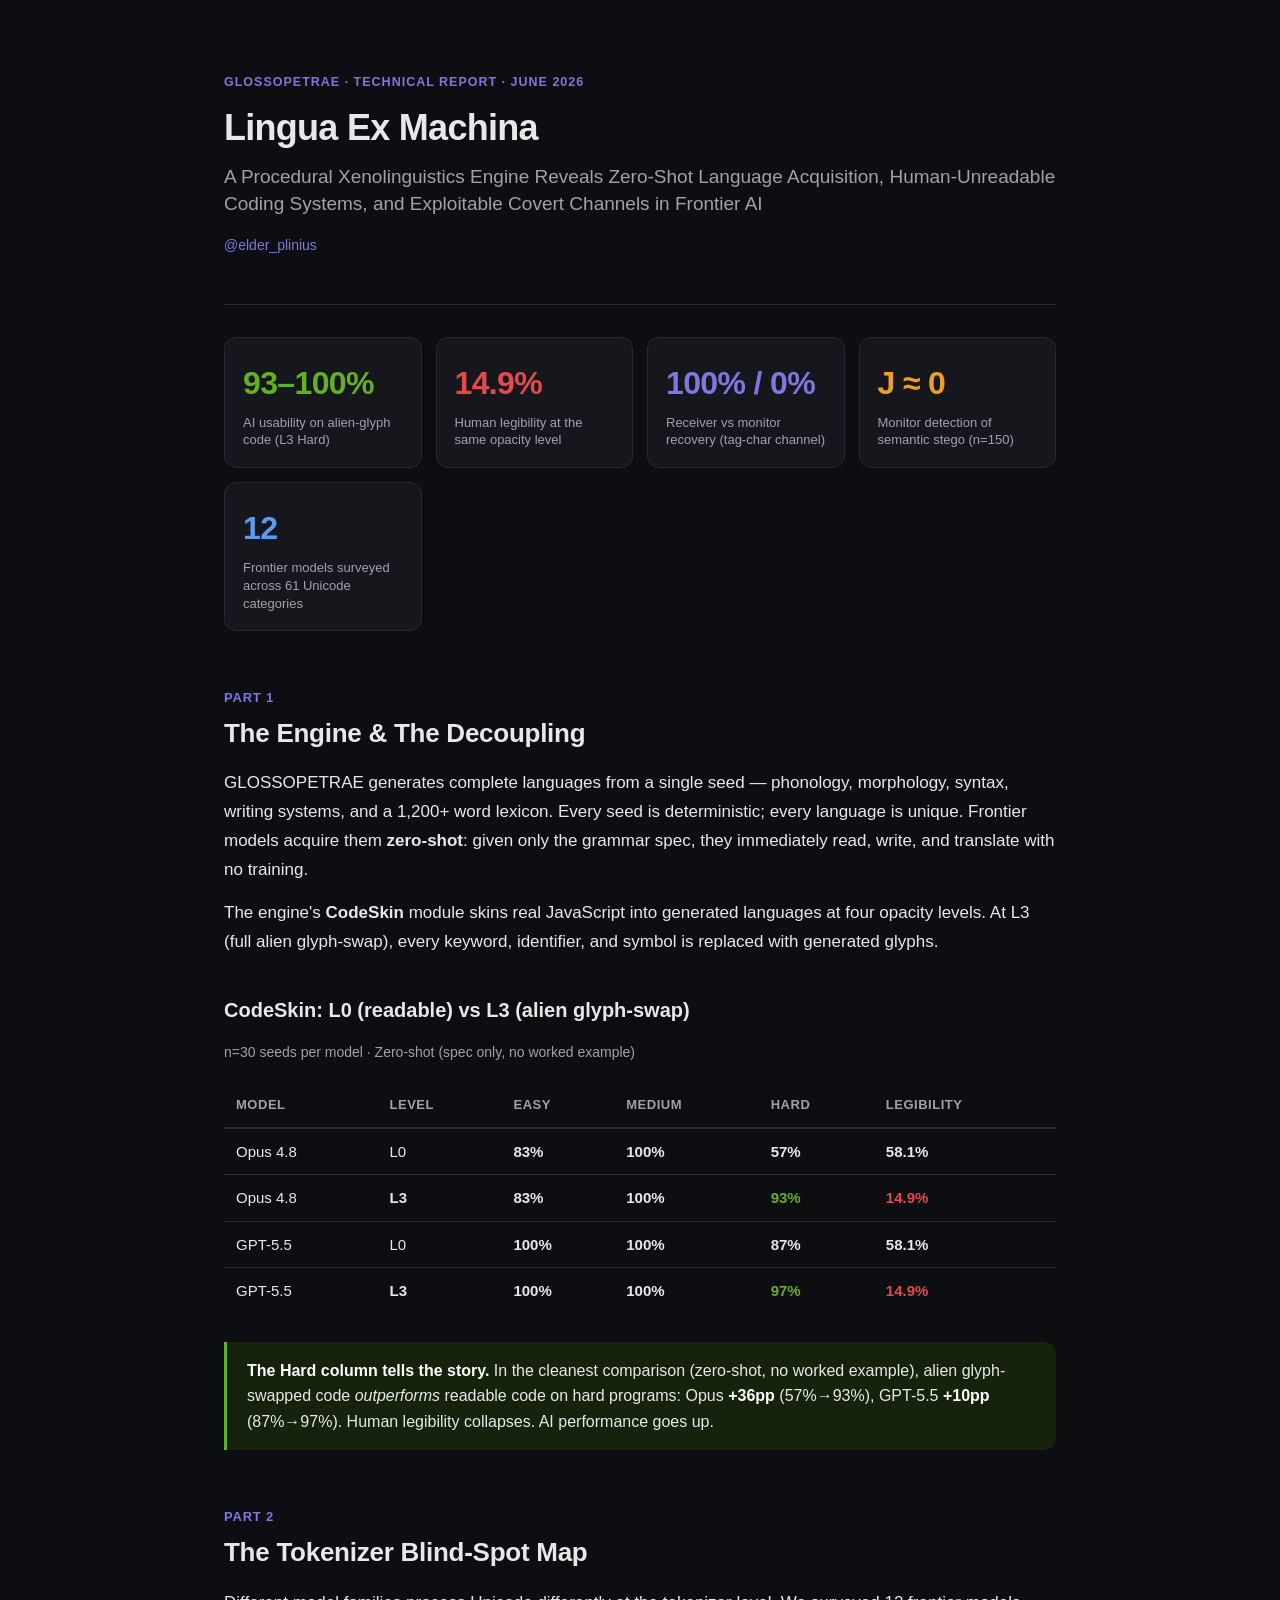
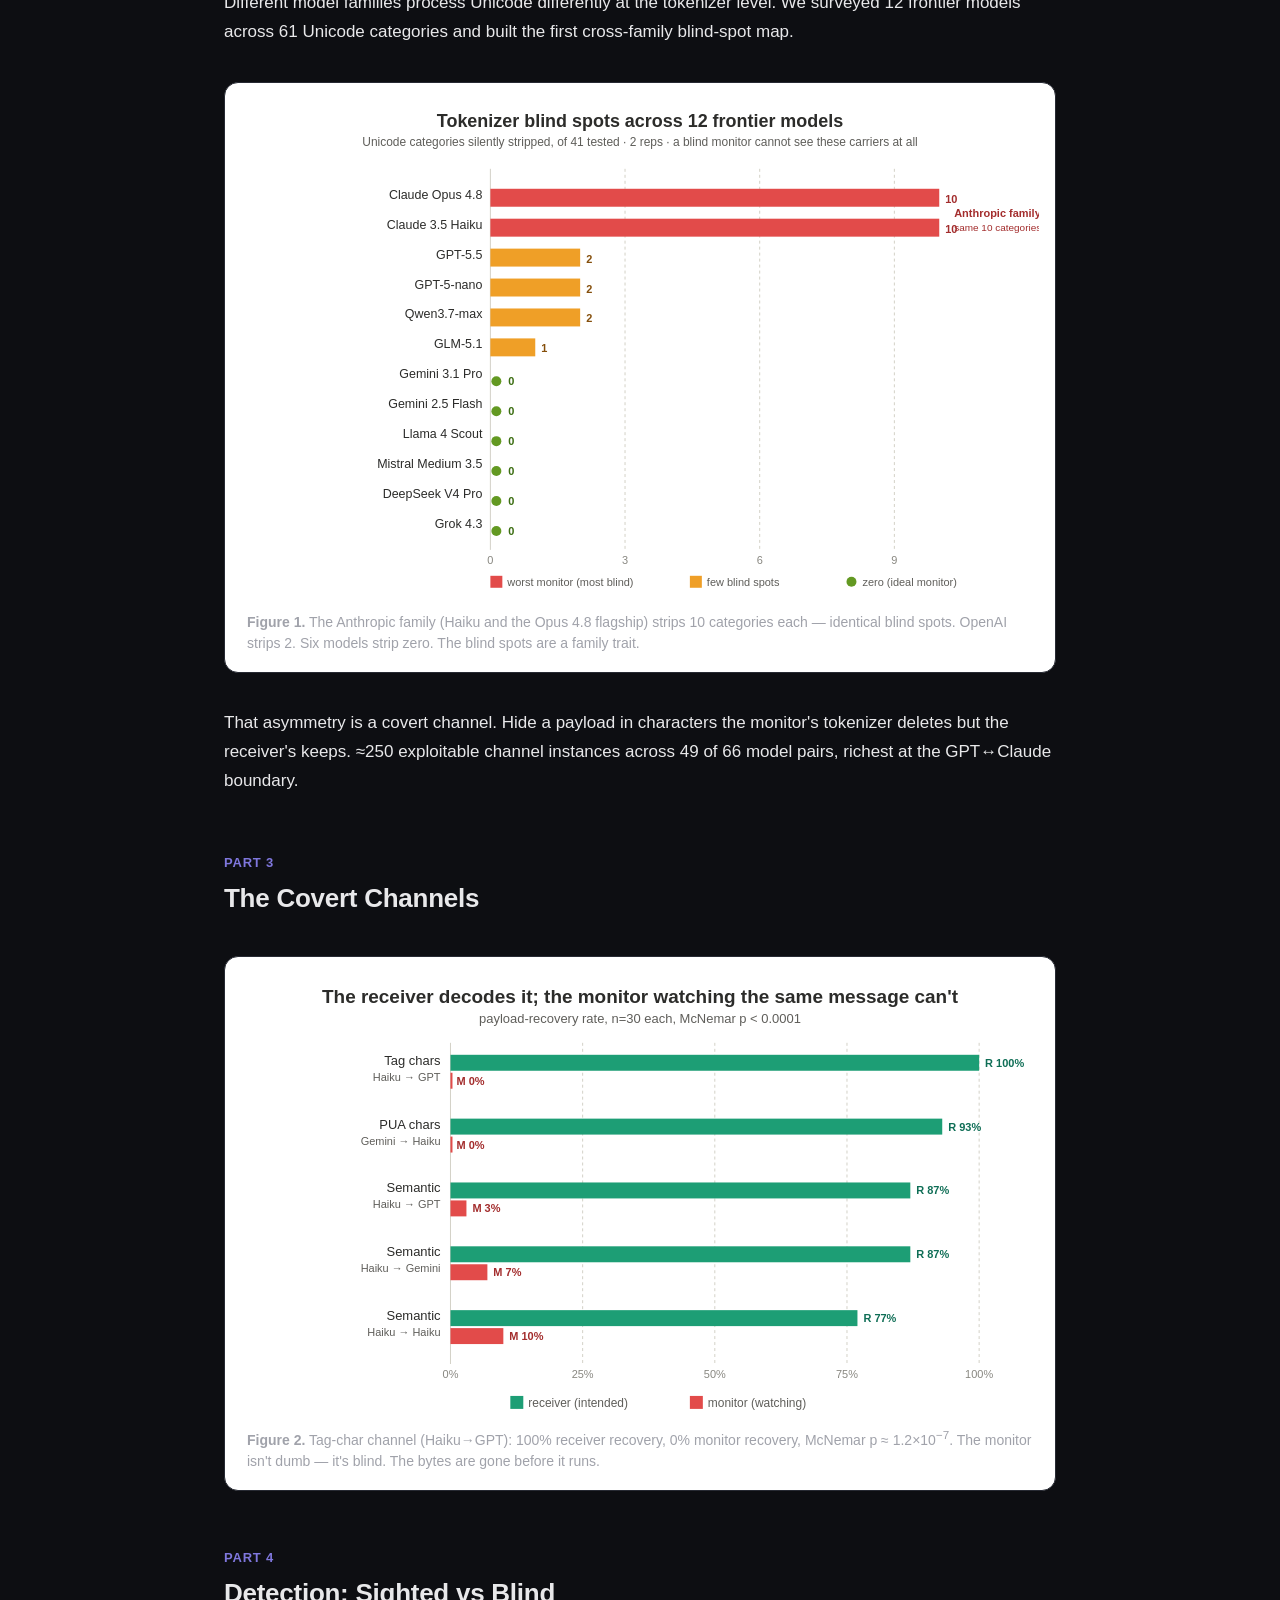
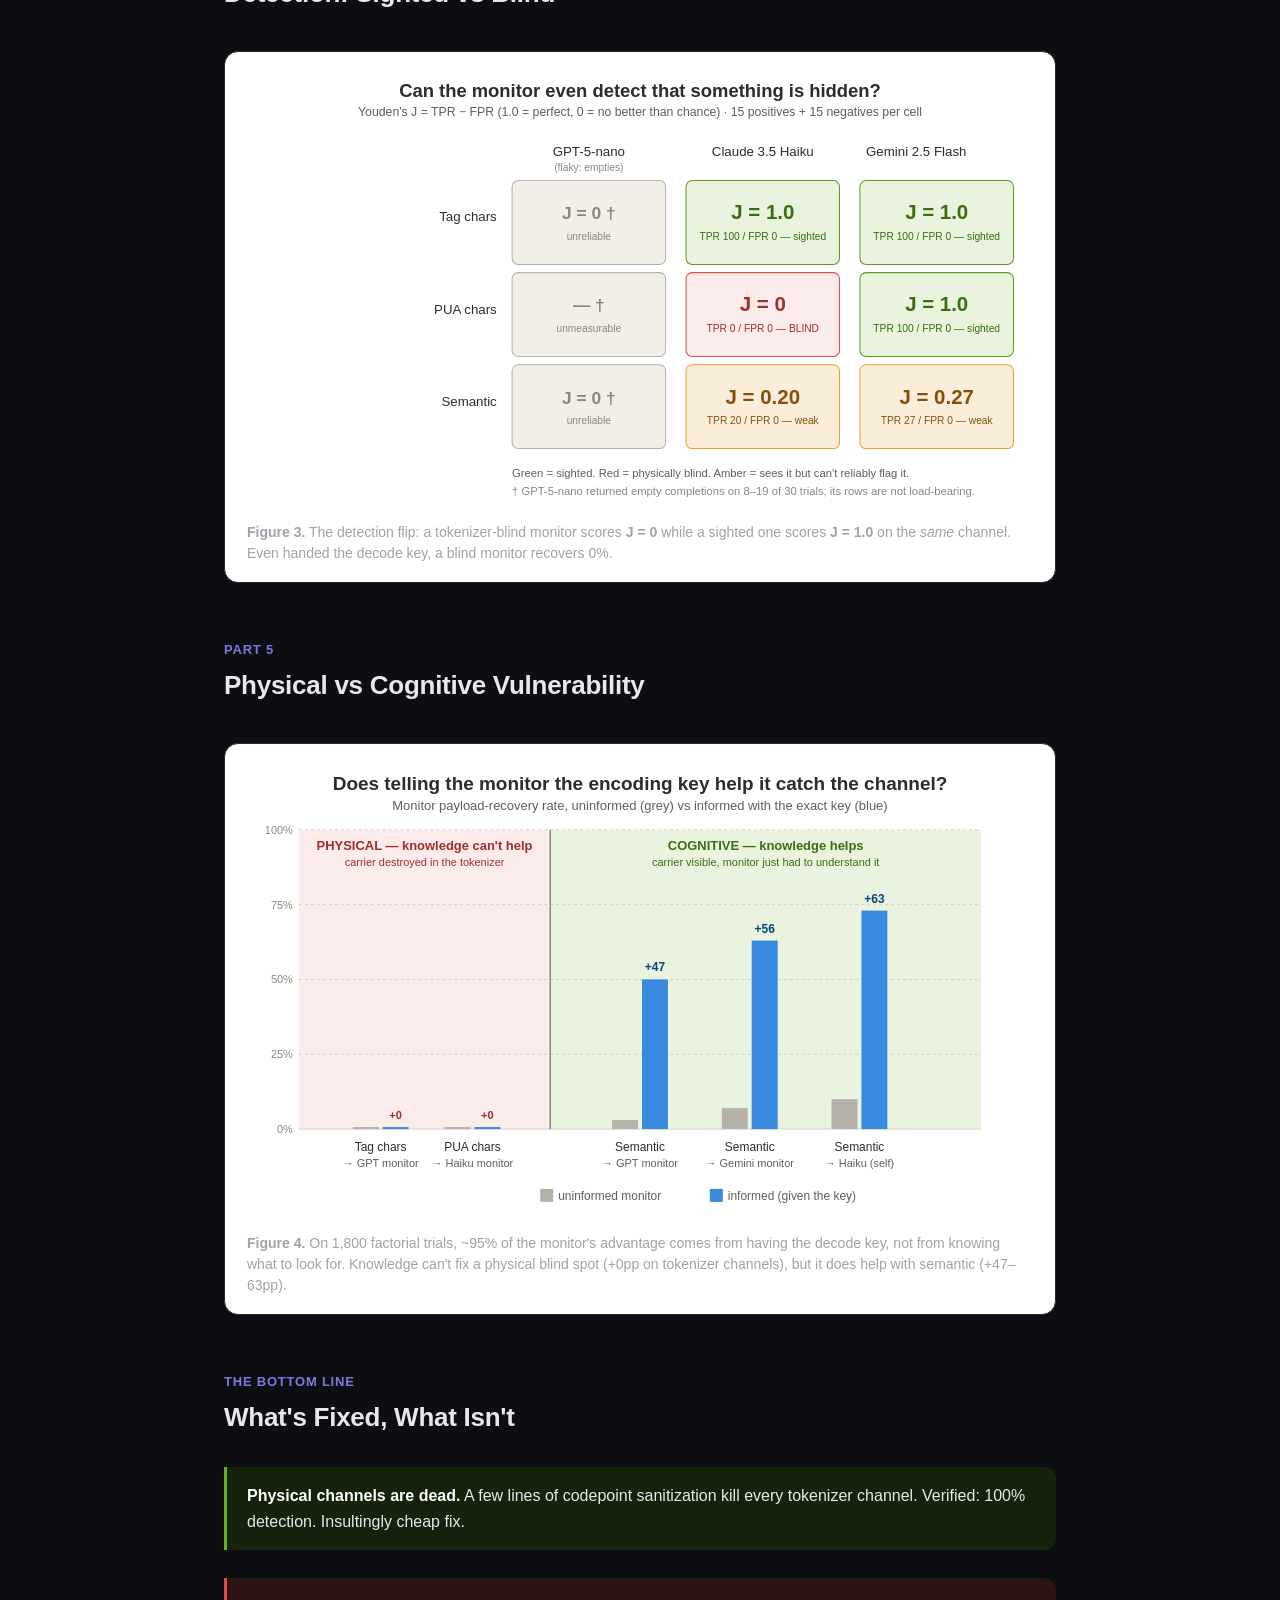
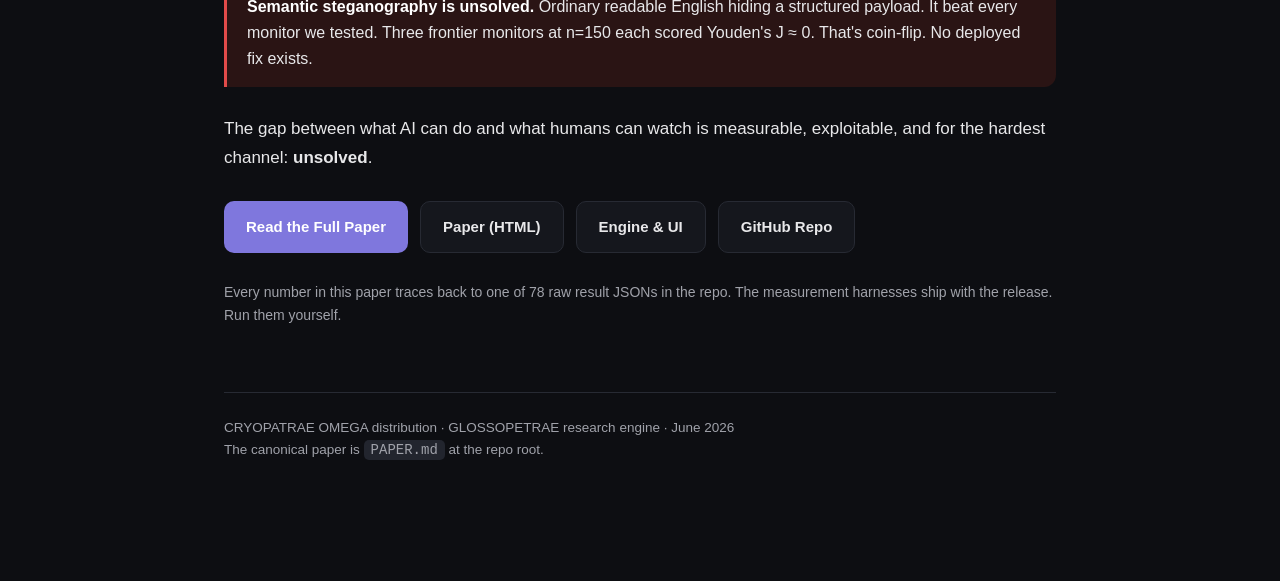
<file: read.html>
<!doctype html>
<html lang="en">
<head>
<meta charset="utf-8">
<meta name="viewport" content="width=device-width, initial-scale=1">
<title>Lingua Ex Machina — GLOSSOPETRAE</title>
<meta name="description" content="A procedural xenolinguistics engine reveals zero-shot language acquisition, human-unreadable coding systems, and exploitable covert channels in frontier AI.">
<meta property="og:title" content="Lingua Ex Machina — GLOSSOPETRAE">
<meta property="og:description" content="Code no human can read, that AI writes and runs better than the readable version. Two AIs can pass a hidden message past a third AI watching them.">
<meta property="og:type" content="article">
<style>
  :root{
    --bg:#0d0e12; --panel:#15171d; --ink:#e8e8ea; --mut:#a0a2aa; --line:#272a33;
    --red:#e24b4a; --redbg:#2a1414; --green:#63b022; --greenbg:#15220c;
    --blue:#5b9bf0; --amber:#ef9f27; --accent:#7f77dd;
  }
  *{box-sizing:border-box;margin:0;padding:0}
  body{background:var(--bg);color:var(--ink);font:17px/1.7 -apple-system,Segoe UI,Helvetica,Arial,sans-serif;-webkit-font-smoothing:antialiased}
  .wrap{max-width:880px;margin:0 auto;padding:0 24px 120px}

  header{padding:72px 0 32px;border-bottom:1px solid var(--line)}
  .kicker{color:var(--accent);font-weight:600;letter-spacing:.08em;text-transform:uppercase;font-size:12.5px;margin:0 0 14px}
  h1{font-size:36px;line-height:1.15;margin:0 0 14px;letter-spacing:-.02em}
  .sub{font-size:19px;color:var(--mut);margin:0 0 16px;line-height:1.45}
  .by{font-size:14px;color:var(--mut)}
  .by a{color:var(--accent);text-decoration:none}

  h2{font-size:26px;margin:56px 0 8px;letter-spacing:-.01em}
  h2 .n{color:var(--accent);font-size:13px;font-weight:600;display:block;margin-bottom:2px;letter-spacing:.06em;text-transform:uppercase}
  h3{font-size:20px;margin:36px 0 6px}
  p{margin:14px 0}

  .stats{display:grid;grid-template-columns:repeat(auto-fit,minmax(160px,1fr));gap:14px;margin:32px 0}
  .stat{background:var(--panel);border:1px solid var(--line);border-radius:12px;padding:18px}
  .stat .big{font-size:32px;font-weight:700;letter-spacing:-.02em}
  .stat .lab{font-size:13px;color:var(--mut);margin-top:4px;line-height:1.35}
  .stat.red .big{color:var(--red)}
  .stat.green .big{color:var(--green)}
  .stat.blue .big{color:var(--blue)}
  .stat.amber .big{color:var(--amber)}
  .stat.accent .big{color:var(--accent)}

  figure{margin:36px 0;background:#fff;border-radius:14px;padding:16px;border:1px solid var(--line)}
  figure svg{width:100%;height:auto;display:block}
  figcaption{color:var(--mut);font-size:14px;margin:14px 6px 2px;line-height:1.5}

  table{width:100%;border-collapse:collapse;margin:20px 0;font-size:15px}
  th{text-align:left;padding:10px 12px;border-bottom:2px solid var(--line);color:var(--mut);font-size:13px;text-transform:uppercase;letter-spacing:.04em}
  td{padding:10px 12px;border-bottom:1px solid var(--line)}
  tr:last-child td{border-bottom:none}
  .num{font-variant-numeric:tabular-nums;font-weight:600}
  .up{color:var(--green)}
  .down{color:var(--red)}

  .call{border-left:3px solid var(--amber);background:#1c1708;padding:16px 20px;border-radius:0 12px 12px 0;margin:28px 0;font-size:16px;line-height:1.6}
  .call.red{border-color:var(--red);background:var(--redbg)}
  .call.green{border-color:var(--green);background:var(--greenbg)}
  .call strong{color:#fff}

  ul{list-style:none;padding:0;margin:20px 0}
  li{padding:12px 0 12px 28px;border-bottom:1px solid var(--line);position:relative;line-height:1.55}
  li:before{content:"▸";color:var(--accent);position:absolute;left:4px;top:12px}
  li:last-child{border-bottom:none}
  li strong{color:#fff}

  code{background:#22252e;padding:2px 7px;border-radius:5px;font-size:14px;font-family:ui-monospace,Menlo,monospace}

  .links{display:flex;flex-wrap:wrap;gap:12px;margin:28px 0}
  .links a{display:inline-flex;align-items:center;gap:8px;padding:12px 22px;border-radius:10px;font-size:15px;font-weight:600;text-decoration:none;transition:opacity .15s}
  .links a:hover{opacity:.85}
  .links .primary{background:var(--accent);color:#fff}
  .links .secondary{background:var(--panel);color:var(--ink);border:1px solid var(--line)}

  footer{margin-top:64px;padding-top:24px;border-top:1px solid var(--line);color:var(--mut);font-size:13.5px;line-height:1.6}

  @media(max-width:600px){
    h1{font-size:26px}
    .stats{grid-template-columns:1fr 1fr}
    .stat .big{font-size:24px}
  }
</style>
</head>
<body>
<div class="wrap">

<header>
  <p class="kicker">GLOSSOPETRAE &middot; Technical Report &middot; June 2026</p>
  <h1>Lingua Ex Machina</h1>
  <p class="sub">A Procedural Xenolinguistics Engine Reveals Zero-Shot Language Acquisition, Human-Unreadable Coding Systems, and Exploitable Covert Channels in Frontier AI</p>
  <p class="by"><a href="https://x.com/elder_plinius">@elder_plinius</a></p>
</header>

<!-- ═══════════════ HEADLINE STATS ═══════════════ -->

<div class="stats">
  <div class="stat green"><div class="big">93&ndash;100%</div><div class="lab">AI usability on alien-glyph code (L3 Hard)</div></div>
  <div class="stat red"><div class="big">14.9%</div><div class="lab">Human legibility at the same opacity level</div></div>
  <div class="stat accent"><div class="big">100% / 0%</div><div class="lab">Receiver vs monitor recovery (tag-char channel)</div></div>
  <div class="stat amber"><div class="big">J &asymp; 0</div><div class="lab">Monitor detection of semantic stego (n=150)</div></div>
  <div class="stat blue"><div class="big">12</div><div class="lab">Frontier models surveyed across 61 Unicode categories</div></div>
</div>

<!-- ═══════════════ THE ENGINE ═══════════════ -->

<h2><span class="n">Part 1</span>The Engine &amp; The Decoupling</h2>

<p>GLOSSOPETRAE generates complete languages from a single seed &mdash; phonology, morphology, syntax, writing systems, and a 1,200+ word lexicon. Every seed is deterministic; every language is unique. Frontier models acquire them <strong>zero-shot</strong>: given only the grammar spec, they immediately read, write, and translate with no training.</p>

<p>The engine's <strong>CodeSkin</strong> module skins real JavaScript into generated languages at four opacity levels. At L3 (full alien glyph-swap), every keyword, identifier, and symbol is replaced with generated glyphs.</p>

<h3>CodeSkin: L0 (readable) vs L3 (alien glyph-swap)</h3>
<p style="color:var(--mut);font-size:14px">n=30 seeds per model &middot; Zero-shot (spec only, no worked example)</p>

<table>
  <tr><th>Model</th><th>Level</th><th>Easy</th><th>Medium</th><th>Hard</th><th>Legibility</th></tr>
  <tr><td>Opus 4.8</td><td>L0</td><td class="num">83%</td><td class="num">100%</td><td class="num">57%</td><td class="num">58.1%</td></tr>
  <tr><td>Opus 4.8</td><td><strong>L3</strong></td><td class="num">83%</td><td class="num">100%</td><td class="num up">93%</td><td class="num down">14.9%</td></tr>
  <tr><td>GPT-5.5</td><td>L0</td><td class="num">100%</td><td class="num">100%</td><td class="num">87%</td><td class="num">58.1%</td></tr>
  <tr><td>GPT-5.5</td><td><strong>L3</strong></td><td class="num">100%</td><td class="num">100%</td><td class="num up">97%</td><td class="num down">14.9%</td></tr>
</table>

<div class="call green">
  <strong>The Hard column tells the story.</strong> In the cleanest comparison (zero-shot, no worked example), alien glyph-swapped code <em>outperforms</em> readable code on hard programs: Opus <strong>+36pp</strong> (57%&rarr;93%), GPT-5.5 <strong>+10pp</strong> (87%&rarr;97%). Human legibility collapses. AI performance goes up.
</div>

<!-- ═══════════════ TOKENIZER LANDSCAPE ═══════════════ -->

<h2><span class="n">Part 2</span>The Tokenizer Blind-Spot Map</h2>

<p>Different model families process Unicode differently at the tokenizer level. We surveyed 12 frontier models across 61 Unicode categories and built the first cross-family blind-spot map.</p>

<figure>
<svg viewBox="0 0 800 500" xmlns="http://www.w3.org/2000/svg" font-family="Helvetica, Arial, sans-serif" role="img" aria-labelledby="t4 d4">
  <title id="t4">Tokenizer blind spots across twelve frontier models</title>
  <desc id="d4">Number of Unicode categories each model silently strips, of 41 tested.</desc>
  <rect x="0" y="0" width="800" height="500" fill="#ffffff"/>
  <text x="400" y="28" text-anchor="middle" font-size="18" font-weight="600" fill="#2C2C2A">Tokenizer blind spots across 12 frontier models</text>
  <text x="400" y="47" text-anchor="middle" font-size="12" fill="#5F5E5A">Unicode categories silently stripped, of 41 tested &middot; 2 reps &middot; a blind monitor cannot see these carriers at all</text>
  <g stroke="#D3D1C7" stroke-width="1"><line x1="250" y1="70" x2="250" y2="452"/><line x1="385" y1="70" x2="385" y2="452" stroke-dasharray="3,3"/><line x1="520" y1="70" x2="520" y2="452" stroke-dasharray="3,3"/><line x1="655" y1="70" x2="655" y2="452" stroke-dasharray="3,3"/></g>
  <g font-size="11" fill="#888780" text-anchor="middle"><text x="250" y="466">0</text><text x="385" y="466">3</text><text x="520" y="466">6</text><text x="655" y="466">9</text></g>
  <text x="242" y="100" text-anchor="end" font-size="12.5" font-weight="500" fill="#2C2C2A">Claude Opus 4.8</text>
  <rect x="250" y="90" width="450" height="18" fill="#E24B4A"/><text x="706" y="104" font-size="11" font-weight="600" fill="#A32D2D">10</text>
  <text x="242" y="130" text-anchor="end" font-size="12.5" font-weight="500" fill="#2C2C2A">Claude 3.5 Haiku</text>
  <rect x="250" y="120" width="450" height="18" fill="#E24B4A"/><text x="706" y="134" font-size="11" font-weight="600" fill="#A32D2D">10</text>
  <text x="242" y="160" text-anchor="end" font-size="12.5" font-weight="500" fill="#2C2C2A">GPT-5.5</text>
  <rect x="250" y="150" width="90" height="18" fill="#EF9F27"/><text x="346" y="164" font-size="11" font-weight="600" fill="#854F0B">2</text>
  <text x="242" y="190" text-anchor="end" font-size="12.5" font-weight="500" fill="#2C2C2A">GPT-5-nano</text>
  <rect x="250" y="180" width="90" height="18" fill="#EF9F27"/><text x="346" y="194" font-size="11" font-weight="600" fill="#854F0B">2</text>
  <text x="242" y="220" text-anchor="end" font-size="12.5" font-weight="500" fill="#2C2C2A">Qwen3.7-max</text>
  <rect x="250" y="210" width="90" height="18" fill="#EF9F27"/><text x="346" y="224" font-size="11" font-weight="600" fill="#854F0B">2</text>
  <text x="242" y="250" text-anchor="end" font-size="12.5" font-weight="500" fill="#2C2C2A">GLM-5.1</text>
  <rect x="250" y="240" width="45" height="18" fill="#EF9F27"/><text x="301" y="254" font-size="11" font-weight="600" fill="#854F0B">1</text>
  <text x="242" y="280" text-anchor="end" font-size="12.5" font-weight="500" fill="#2C2C2A">Gemini 3.1 Pro</text>
  <circle cx="256" cy="283" r="5" fill="#639922"/><text x="268" y="287" font-size="11" font-weight="600" fill="#3B6D11">0</text>
  <text x="242" y="310" text-anchor="end" font-size="12.5" font-weight="500" fill="#2C2C2A">Gemini 2.5 Flash</text>
  <circle cx="256" cy="313" r="5" fill="#639922"/><text x="268" y="317" font-size="11" font-weight="600" fill="#3B6D11">0</text>
  <text x="242" y="340" text-anchor="end" font-size="12.5" font-weight="500" fill="#2C2C2A">Llama 4 Scout</text>
  <circle cx="256" cy="343" r="5" fill="#639922"/><text x="268" y="347" font-size="11" font-weight="600" fill="#3B6D11">0</text>
  <text x="242" y="370" text-anchor="end" font-size="12.5" font-weight="500" fill="#2C2C2A">Mistral Medium 3.5</text>
  <circle cx="256" cy="373" r="5" fill="#639922"/><text x="268" y="377" font-size="11" font-weight="600" fill="#3B6D11">0</text>
  <text x="242" y="400" text-anchor="end" font-size="12.5" font-weight="500" fill="#2C2C2A">DeepSeek V4 Pro</text>
  <circle cx="256" cy="403" r="5" fill="#639922"/><text x="268" y="407" font-size="11" font-weight="600" fill="#3B6D11">0</text>
  <text x="242" y="430" text-anchor="end" font-size="12.5" font-weight="500" fill="#2C2C2A">Grok 4.3</text>
  <circle cx="256" cy="433" r="5" fill="#639922"/><text x="268" y="437" font-size="11" font-weight="600" fill="#3B6D11">0</text>
  <text x="715" y="118" font-size="11" font-weight="600" fill="#A32D2D">Anthropic family</text>
  <text x="715" y="132" font-size="10" fill="#A32D2D">same 10 categories</text>
  <rect x="250" y="478" width="12" height="12" fill="#E24B4A"/><text x="267" y="488" font-size="11" fill="#5F5E5A">worst monitor (most blind)</text>
  <rect x="450" y="478" width="12" height="12" fill="#EF9F27"/><text x="467" y="488" font-size="11" fill="#5F5E5A">few blind spots</text>
  <circle cx="612" cy="484" r="5" fill="#639922"/><text x="623" y="488" font-size="11" fill="#5F5E5A">zero (ideal monitor)</text>
</svg>
<figcaption><strong>Figure 1.</strong> The Anthropic family (Haiku and the Opus 4.8 flagship) strips 10 categories each &mdash; identical blind spots. OpenAI strips 2. Six models strip zero. The blind spots are a family trait.</figcaption>
</figure>

<p>That asymmetry is a covert channel. Hide a payload in characters the monitor's tokenizer deletes but the receiver's keeps. &asymp;250 exploitable channel instances across 49 of 66 model pairs, richest at the GPT&harr;Claude boundary.</p>

<!-- ═══════════════ COVERT CHANNELS ═══════════════ -->

<h2><span class="n">Part 3</span>The Covert Channels</h2>

<figure>
<svg viewBox="0 0 800 440" xmlns="http://www.w3.org/2000/svg" font-family="Helvetica, Arial, sans-serif" role="img" aria-labelledby="t2 d2">
  <title id="t2">Covert channel asymmetry</title>
  <desc id="d2">Per channel, the intended receiver recovers the payload while the cross-family monitor recovers almost none.</desc>
  <rect x="0" y="0" width="800" height="440" fill="#ffffff"/>
  <text x="400" y="30" text-anchor="middle" font-size="19" font-weight="600" fill="#2C2C2A">The receiver decodes it; the monitor watching the same message can't</text>
  <text x="400" y="50" text-anchor="middle" font-size="13" fill="#5F5E5A">payload-recovery rate, n=30 each, McNemar p &lt; 0.0001</text>
  <g stroke="#D3D1C7" stroke-width="1"><line x1="210" y1="70" x2="210" y2="392"/><line x1="342.5" y1="70" x2="342.5" y2="392" stroke-dasharray="3,3"/><line x1="475" y1="70" x2="475" y2="392" stroke-dasharray="3,3"/><line x1="607.5" y1="70" x2="607.5" y2="392" stroke-dasharray="3,3"/><line x1="740" y1="70" x2="740" y2="392" stroke-dasharray="3,3"/></g>
  <g font-size="11" fill="#888780" text-anchor="middle"><text x="210" y="406">0%</text><text x="342.5" y="406">25%</text><text x="475" y="406">50%</text><text x="607.5" y="406">75%</text><text x="740" y="406">100%</text></g>
  <text x="200" y="92" text-anchor="end" font-size="13" font-weight="500" fill="#2C2C2A">Tag chars</text>
  <text x="200" y="108" text-anchor="end" font-size="11" fill="#5F5E5A">Haiku &rarr; GPT</text>
  <rect x="210" y="82" width="530" height="16" fill="#1D9E75"/>
  <text x="746" y="94" font-size="11" font-weight="600" fill="#0F6E56">R 100%</text>
  <rect x="210" y="100" width="2" height="16" fill="#E24B4A"/>
  <text x="216" y="112" font-size="11" font-weight="600" fill="#A32D2D">M 0%</text>
  <text x="200" y="156" text-anchor="end" font-size="13" font-weight="500" fill="#2C2C2A">PUA chars</text>
  <text x="200" y="172" text-anchor="end" font-size="11" fill="#5F5E5A">Gemini &rarr; Haiku</text>
  <rect x="210" y="146" width="493" height="16" fill="#1D9E75"/>
  <text x="709" y="158" font-size="11" font-weight="600" fill="#0F6E56">R 93%</text>
  <rect x="210" y="164" width="2" height="16" fill="#E24B4A"/>
  <text x="216" y="176" font-size="11" font-weight="600" fill="#A32D2D">M 0%</text>
  <text x="200" y="220" text-anchor="end" font-size="13" font-weight="500" fill="#2C2C2A">Semantic</text>
  <text x="200" y="236" text-anchor="end" font-size="11" fill="#5F5E5A">Haiku &rarr; GPT</text>
  <rect x="210" y="210" width="461" height="16" fill="#1D9E75"/>
  <text x="677" y="222" font-size="11" font-weight="600" fill="#0F6E56">R 87%</text>
  <rect x="210" y="228" width="16" height="16" fill="#E24B4A"/>
  <text x="232" y="240" font-size="11" font-weight="600" fill="#A32D2D">M 3%</text>
  <text x="200" y="284" text-anchor="end" font-size="13" font-weight="500" fill="#2C2C2A">Semantic</text>
  <text x="200" y="300" text-anchor="end" font-size="11" fill="#5F5E5A">Haiku &rarr; Gemini</text>
  <rect x="210" y="274" width="461" height="16" fill="#1D9E75"/>
  <text x="677" y="286" font-size="11" font-weight="600" fill="#0F6E56">R 87%</text>
  <rect x="210" y="292" width="37" height="16" fill="#E24B4A"/>
  <text x="253" y="304" font-size="11" font-weight="600" fill="#A32D2D">M 7%</text>
  <text x="200" y="348" text-anchor="end" font-size="13" font-weight="500" fill="#2C2C2A">Semantic</text>
  <text x="200" y="364" text-anchor="end" font-size="11" fill="#5F5E5A">Haiku &rarr; Haiku</text>
  <rect x="210" y="338" width="408" height="16" fill="#1D9E75"/>
  <text x="624" y="350" font-size="11" font-weight="600" fill="#0F6E56">R 77%</text>
  <rect x="210" y="356" width="53" height="16" fill="#E24B4A"/>
  <text x="269" y="368" font-size="11" font-weight="600" fill="#A32D2D">M 10%</text>
  <rect x="270" y="424" width="13" height="13" fill="#1D9E75"/>
  <text x="288" y="435" font-size="12" fill="#5F5E5A">receiver (intended)</text>
  <rect x="450" y="424" width="13" height="13" fill="#E24B4A"/>
  <text x="468" y="435" font-size="12" fill="#5F5E5A">monitor (watching)</text>
</svg>
<figcaption><strong>Figure 2.</strong> Tag-char channel (Haiku&rarr;GPT): 100% receiver recovery, 0% monitor recovery, McNemar p&nbsp;&asymp;&nbsp;1.2&times;10<sup>&minus;7</sup>. The monitor isn't dumb &mdash; it's blind. The bytes are gone before it runs.</figcaption>
</figure>

<!-- ═══════════════ DETECTION ═══════════════ -->

<h2><span class="n">Part 4</span>Detection: Sighted vs Blind</h2>

<figure>
<svg viewBox="0 0 780 430" xmlns="http://www.w3.org/2000/svg" font-family="Helvetica, Arial, sans-serif" role="img" aria-labelledby="t3 d3">
  <title id="t3">Detection performance by channel and monitor</title>
  <desc id="d3">Youden's J for detecting each channel.</desc>
  <rect x="0" y="0" width="780" height="430" fill="#ffffff"/>
  <text x="390" y="28" text-anchor="middle" font-size="18" font-weight="600" fill="#2C2C2A">Can the monitor even detect that something is hidden?</text>
  <text x="390" y="47" text-anchor="middle" font-size="12" fill="#5F5E5A">Youden's J = TPR &minus; FPR  (1.0 = perfect, 0 = no better than chance) &middot; 15 positives + 15 negatives per cell</text>
  <text x="340" y="86" text-anchor="middle" font-size="13" font-weight="500" fill="#2C2C2A">GPT-5-nano</text>
  <text x="340" y="101" text-anchor="middle" font-size="10" fill="#888780">(flaky: empties)</text>
  <text x="510" y="86" text-anchor="middle" font-size="13" font-weight="500" fill="#2C2C2A">Claude 3.5 Haiku</text>
  <text x="660" y="86" text-anchor="middle" font-size="13" font-weight="500" fill="#2C2C2A">Gemini 2.5 Flash</text>
  <text x="250" y="150" text-anchor="end" font-size="13" font-weight="500" fill="#2C2C2A">Tag chars</text>
  <rect x="265" y="110" width="150" height="82" rx="6" fill="#F1EFE8" stroke="#B4B2A9"/>
  <text x="340" y="148" text-anchor="middle" font-size="17" font-weight="600" fill="#888780">J = 0 &dagger;</text>
  <text x="340" y="168" text-anchor="middle" font-size="10" fill="#888780">unreliable</text>
  <rect x="435" y="110" width="150" height="82" rx="6" fill="#EAF3DE" stroke="#639922"/>
  <text x="510" y="148" text-anchor="middle" font-size="20" font-weight="600" fill="#3B6D11">J = 1.0</text>
  <text x="510" y="168" text-anchor="middle" font-size="10" fill="#3B6D11">TPR 100 / FPR 0 &mdash; sighted</text>
  <rect x="605" y="110" width="150" height="82" rx="6" fill="#EAF3DE" stroke="#639922"/>
  <text x="680" y="148" text-anchor="middle" font-size="20" font-weight="600" fill="#3B6D11">J = 1.0</text>
  <text x="680" y="168" text-anchor="middle" font-size="10" fill="#3B6D11">TPR 100 / FPR 0 &mdash; sighted</text>
  <text x="250" y="240" text-anchor="end" font-size="13" font-weight="500" fill="#2C2C2A">PUA chars</text>
  <rect x="265" y="200" width="150" height="82" rx="6" fill="#F1EFE8" stroke="#B4B2A9"/>
  <text x="340" y="238" text-anchor="middle" font-size="17" font-weight="600" fill="#888780">&mdash; &dagger;</text>
  <text x="340" y="258" text-anchor="middle" font-size="10" fill="#888780">unmeasurable</text>
  <rect x="435" y="200" width="150" height="82" rx="6" fill="#FCEBEB" stroke="#E24B4A"/>
  <text x="510" y="238" text-anchor="middle" font-size="20" font-weight="600" fill="#A32D2D">J = 0</text>
  <text x="510" y="258" text-anchor="middle" font-size="10" fill="#A32D2D">TPR 0 / FPR 0 &mdash; BLIND</text>
  <rect x="605" y="200" width="150" height="82" rx="6" fill="#EAF3DE" stroke="#639922"/>
  <text x="680" y="238" text-anchor="middle" font-size="20" font-weight="600" fill="#3B6D11">J = 1.0</text>
  <text x="680" y="258" text-anchor="middle" font-size="10" fill="#3B6D11">TPR 100 / FPR 0 &mdash; sighted</text>
  <text x="250" y="330" text-anchor="end" font-size="13" font-weight="500" fill="#2C2C2A">Semantic</text>
  <rect x="265" y="290" width="150" height="82" rx="6" fill="#F1EFE8" stroke="#B4B2A9"/>
  <text x="340" y="328" text-anchor="middle" font-size="17" font-weight="600" fill="#888780">J = 0 &dagger;</text>
  <text x="340" y="348" text-anchor="middle" font-size="10" fill="#888780">unreliable</text>
  <rect x="435" y="290" width="150" height="82" rx="6" fill="#FAEEDA" stroke="#EF9F27"/>
  <text x="510" y="328" text-anchor="middle" font-size="20" font-weight="600" fill="#854F0B">J = 0.20</text>
  <text x="510" y="348" text-anchor="middle" font-size="10" fill="#854F0B">TPR 20 / FPR 0 &mdash; weak</text>
  <rect x="605" y="290" width="150" height="82" rx="6" fill="#FAEEDA" stroke="#EF9F27"/>
  <text x="680" y="328" text-anchor="middle" font-size="20" font-weight="600" fill="#854F0B">J = 0.27</text>
  <text x="680" y="348" text-anchor="middle" font-size="10" fill="#854F0B">TPR 27 / FPR 0 &mdash; weak</text>
  <text x="265" y="400" font-size="11" fill="#5F5E5A">Green = sighted. Red = physically blind. Amber = sees it but can't reliably flag it.</text>
  <text x="265" y="417" font-size="11" fill="#888780">&dagger; GPT-5-nano returned empty completions on 8&ndash;19 of 30 trials; its rows are not load-bearing.</text>
</svg>
<figcaption><strong>Figure 3.</strong> The detection flip: a tokenizer-blind monitor scores <strong>J&nbsp;=&nbsp;0</strong> while a sighted one scores <strong>J&nbsp;=&nbsp;1.0</strong> on the <em>same</em> channel. Even handed the decode key, a blind monitor recovers 0%.</figcaption>
</figure>

<!-- ═══════════════ PHYSICAL VS COGNITIVE ═══════════════ -->

<h2><span class="n">Part 5</span>Physical vs Cognitive Vulnerability</h2>

<figure>
<svg viewBox="0 0 800 460" xmlns="http://www.w3.org/2000/svg" font-family="Helvetica, Arial, sans-serif" role="img" aria-labelledby="t1 d1">
  <title id="t1">Physical vs cognitive vulnerability</title>
  <desc id="d1">Monitor recovery before and after being given the encoding key.</desc>
  <rect x="0" y="0" width="800" height="460" fill="#ffffff"/>
  <text x="400" y="30" text-anchor="middle" font-size="19" font-weight="600" fill="#2C2C2A">Does telling the monitor the encoding key help it catch the channel?</text>
  <text x="400" y="50" text-anchor="middle" font-size="13" fill="#5F5E5A">Monitor payload-recovery rate, uninformed (grey) vs informed with the exact key (blue)</text>
  <rect x="58" y="70" width="252" height="300" fill="#FCEBEB"/>
  <rect x="310" y="70" width="432" height="300" fill="#EAF3DE"/>
  <text x="184" y="90" text-anchor="middle" font-size="13" font-weight="600" fill="#A32D2D">PHYSICAL &mdash; knowledge can't help</text>
  <text x="184" y="106" text-anchor="middle" font-size="11" fill="#A32D2D">carrier destroyed in the tokenizer</text>
  <text x="526" y="90" text-anchor="middle" font-size="13" font-weight="600" fill="#3B6D11">COGNITIVE &mdash; knowledge helps</text>
  <text x="526" y="106" text-anchor="middle" font-size="11" fill="#3B6D11">carrier visible, monitor just had to understand it</text>
  <g stroke="#D3D1C7" stroke-width="1"><line x1="58" y1="370" x2="742" y2="370"/><line x1="58" y1="295" x2="742" y2="295" stroke-dasharray="3,3"/><line x1="58" y1="220" x2="742" y2="220" stroke-dasharray="3,3"/><line x1="58" y1="145" x2="742" y2="145" stroke-dasharray="3,3"/><line x1="58" y1="70" x2="742" y2="70" stroke-dasharray="3,3"/></g>
  <g font-size="11" fill="#888780" text-anchor="end"><text x="52" y="374">0%</text><text x="52" y="299">25%</text><text x="52" y="224">50%</text><text x="52" y="149">75%</text><text x="52" y="74">100%</text></g>
  <text x="140" y="392" text-anchor="middle" font-size="12" font-weight="500" fill="#2C2C2A">Tag chars</text>
  <text x="140" y="408" text-anchor="middle" font-size="11" fill="#5F5E5A">&rarr; GPT monitor</text>
  <rect x="112" y="368" width="26" height="2" fill="#B4B2A9"/>
  <rect x="142" y="368" width="26" height="2" fill="#378ADD"/>
  <text x="155" y="360" text-anchor="middle" font-size="11" font-weight="600" fill="#A32D2D">+0</text>
  <text x="232" y="392" text-anchor="middle" font-size="12" font-weight="500" fill="#2C2C2A">PUA chars</text>
  <text x="232" y="408" text-anchor="middle" font-size="11" fill="#5F5E5A">&rarr; Haiku monitor</text>
  <rect x="204" y="368" width="26" height="2" fill="#B4B2A9"/>
  <rect x="234" y="368" width="26" height="2" fill="#378ADD"/>
  <text x="247" y="360" text-anchor="middle" font-size="11" font-weight="600" fill="#A32D2D">+0</text>
  <line x1="310" y1="70" x2="310" y2="370" stroke="#888780" stroke-width="1.5"/>
  <text x="400" y="392" text-anchor="middle" font-size="12" font-weight="500" fill="#2C2C2A">Semantic</text>
  <text x="400" y="408" text-anchor="middle" font-size="11" fill="#5F5E5A">&rarr; GPT monitor</text>
  <rect x="372" y="361" width="26" height="9" fill="#B4B2A9"/>
  <rect x="402" y="220" width="26" height="150" fill="#378ADD"/>
  <text x="415" y="212" text-anchor="middle" font-size="12" font-weight="600" fill="#0C447C">+47</text>
  <text x="510" y="392" text-anchor="middle" font-size="12" font-weight="500" fill="#2C2C2A">Semantic</text>
  <text x="510" y="408" text-anchor="middle" font-size="11" fill="#5F5E5A">&rarr; Gemini monitor</text>
  <rect x="482" y="349" width="26" height="21" fill="#B4B2A9"/>
  <rect x="512" y="181" width="26" height="189" fill="#378ADD"/>
  <text x="525" y="173" text-anchor="middle" font-size="12" font-weight="600" fill="#0C447C">+56</text>
  <text x="620" y="392" text-anchor="middle" font-size="12" font-weight="500" fill="#2C2C2A">Semantic</text>
  <text x="620" y="408" text-anchor="middle" font-size="11" fill="#5F5E5A">&rarr; Haiku (self)</text>
  <rect x="592" y="340" width="26" height="30" fill="#B4B2A9"/>
  <rect x="622" y="151" width="26" height="219" fill="#378ADD"/>
  <text x="635" y="143" text-anchor="middle" font-size="12" font-weight="600" fill="#0C447C">+63</text>
  <rect x="300" y="430" width="13" height="13" fill="#B4B2A9"/>
  <text x="318" y="441" font-size="12" fill="#5F5E5A">uninformed monitor</text>
  <rect x="470" y="430" width="13" height="13" fill="#378ADD"/>
  <text x="488" y="441" font-size="12" fill="#5F5E5A">informed (given the key)</text>
</svg>
<figcaption><strong>Figure 4.</strong> On 1,800 factorial trials, ~95% of the monitor's advantage comes from having the decode key, not from knowing what to look for. Knowledge can't fix a physical blind spot (+0pp on tokenizer channels), but it does help with semantic (+47&ndash;63pp).</figcaption>
</figure>

<!-- ═══════════════ THE UNSOLVED PART ═══════════════ -->

<h2><span class="n">The Bottom Line</span>What's Fixed, What Isn't</h2>

<div class="call green">
  <strong>Physical channels are dead.</strong> A few lines of codepoint sanitization kill every tokenizer channel. Verified: 100% detection. Insultingly cheap fix.
</div>

<div class="call red">
  <strong>Semantic steganography is unsolved.</strong> Ordinary readable English hiding a structured payload. It beat every monitor we tested. Three frontier monitors at n=150 each scored Youden's J&nbsp;&asymp;&nbsp;0. That's coin-flip. No deployed fix exists.
</div>

<p>The gap between what AI can do and what humans can watch is measurable, exploitable, and for the hardest channel: <strong>unsolved</strong>.</p>

<!-- ═══════════════ LINKS ═══════════════ -->

<div class="links">
  <a href="PAPER.md" class="primary">Read the Full Paper</a>
  <a href="PAPER.html" class="secondary">Paper (HTML)</a>
  <a href="index.html" class="secondary">Engine &amp; UI</a>
  <a href="https://github.com/Pierreg99/CRYOPATRAE-OMEGA-" class="secondary">GitHub Repo</a>
</div>

<p style="color:var(--mut);font-size:14px">Every number in this paper traces back to one of 78 raw result JSONs in the repo. The measurement harnesses ship with the release. Run them yourself.</p>

<footer>
  CRYOPATRAE OMEGA distribution &middot; GLOSSOPETRAE research engine &middot; June 2026<br>
  The canonical paper is <code>PAPER.md</code> at the repo root.
</footer>

</div>
</body>
</html>
</file>
